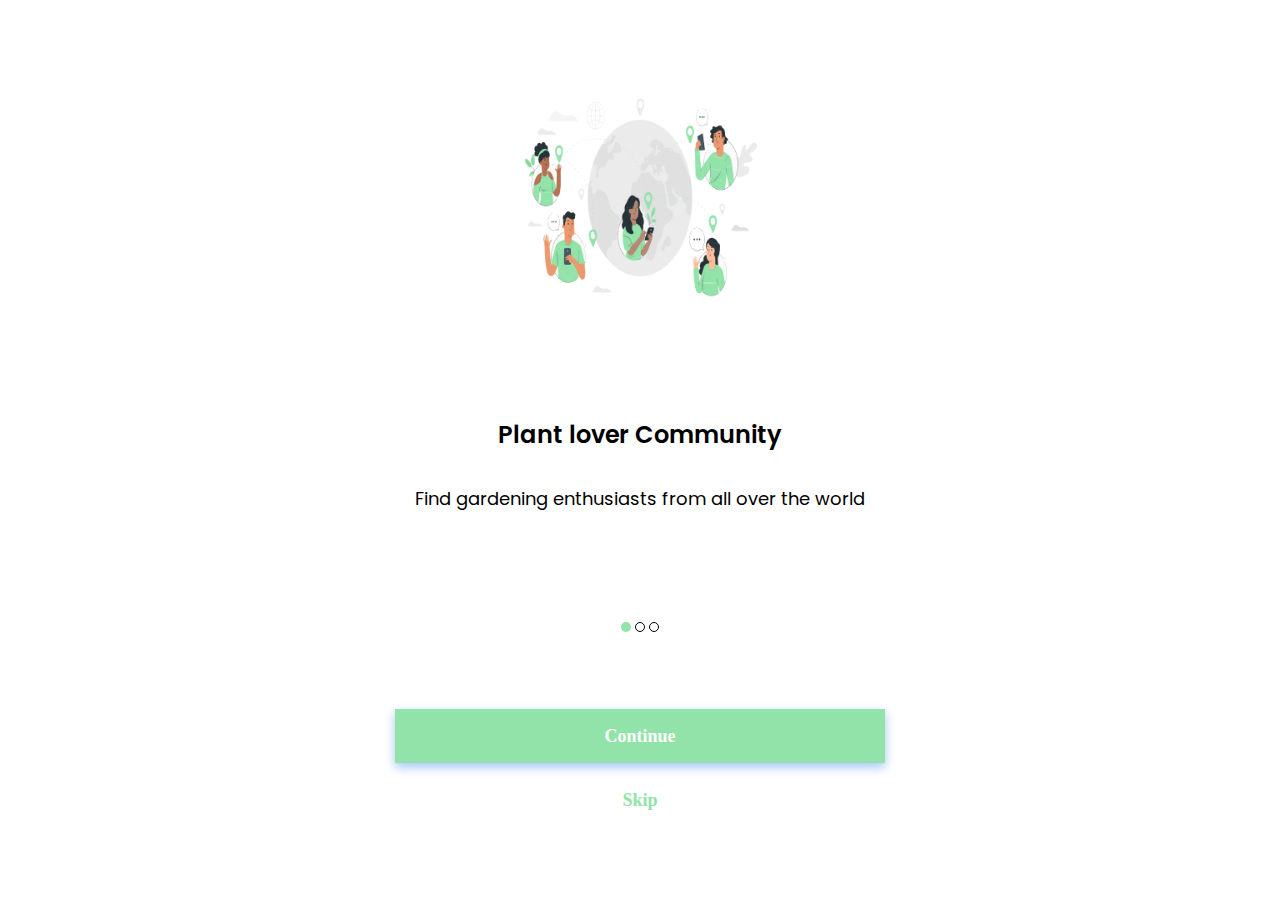
<file: index.html>
<!DOCTYPE html>
<html lang="pt-br">
<head>
    <meta charset="UTF-8">
    <meta name="viewport" content="width=device-width, initial-scale=1.0">
    <link rel="stylesheet" href="style.css">
    <title>Plant Comunity</title>
</head>
<body>
    <main>
        <div class="image-container">
            <img src="./images/img-index.png" alt="">
        </div>
        
        <section class="info">
            <p class="title">Plant lover Community</p>
            <p class="resume">Find gardening enthusiasts from all over the world</p>
        </section>
        
        <section class="progress-nav">
            <div class="checked"></div>
            <div></div>
            <div></div>
        </section>

        <section class="controls">
            <a rel="stylesheet" href="./middle.html" class="link-next-page">Continue</a>
            <a rel="stylesheet" href="./last.html" class="link-last-page">Skip</a>
        </section>
    </main>
</body>
</html>
</file>
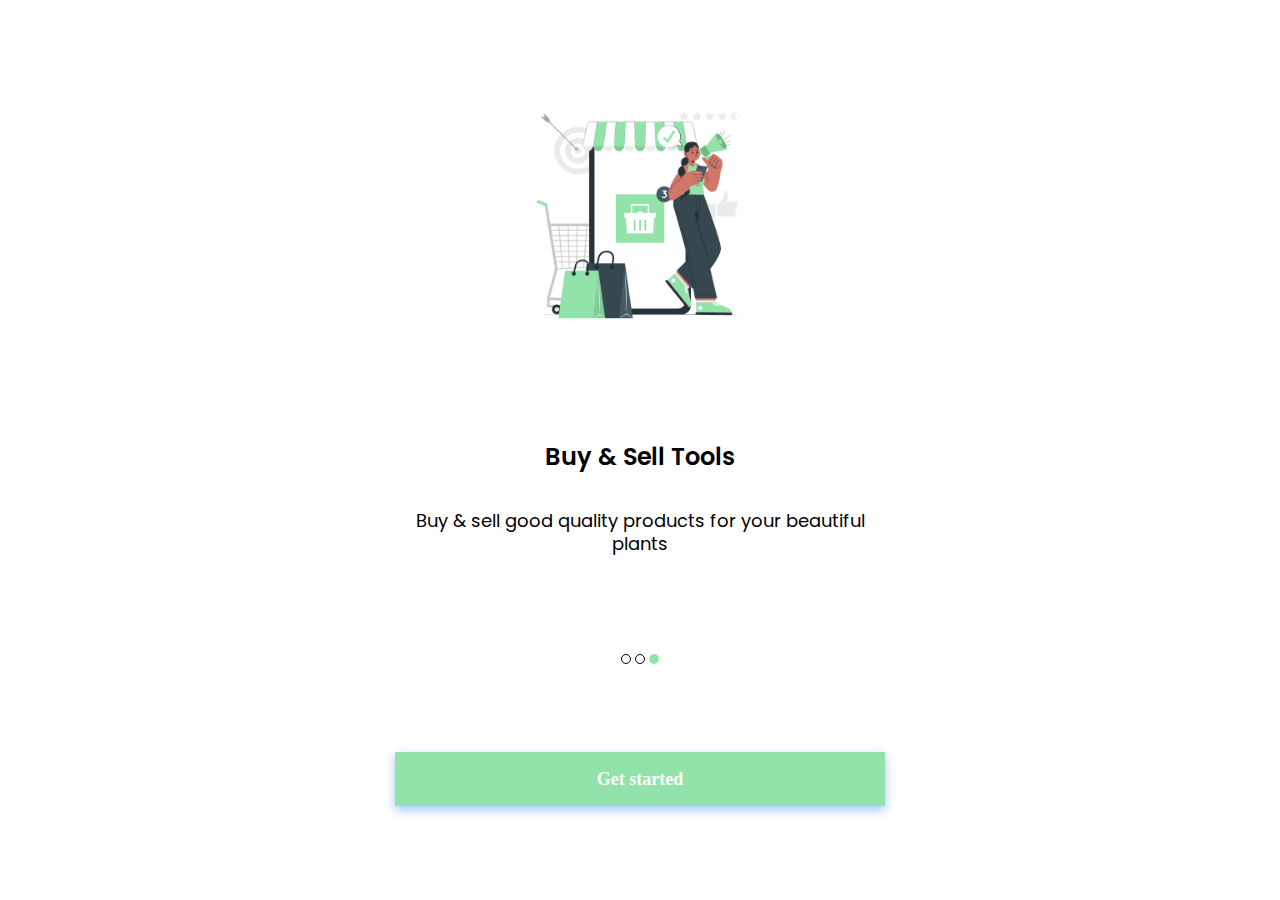
<file: last.html>
<!DOCTYPE html>
<html lang="en">
<head>
    <meta charset="UTF-8">
    <meta name="viewport" content="width=device-width, initial-scale=1.0">
    <link rel="stylesheet" href="style.css">
    <title>Plant Comunity</title>
</head>
<body>
    <main>
        <div class="image-container">
            <img src="./images/img-last.png" alt="">
        </div>
        
        <section class="info">
            <p class="title">Buy & Sell Tools</p>
            <p class="resume">Buy & sell good quality products for your beautiful plants</p>
        </section>

        <section class="progress-nav">
            <div></div>
            <div></div>
            <div class="checked"></div>
        </section>

        <div class="controls">
            <a rel="stylesheet" href="" class="link-next-page">Get started</a>
    </main> 
</body>
</html>
</file>
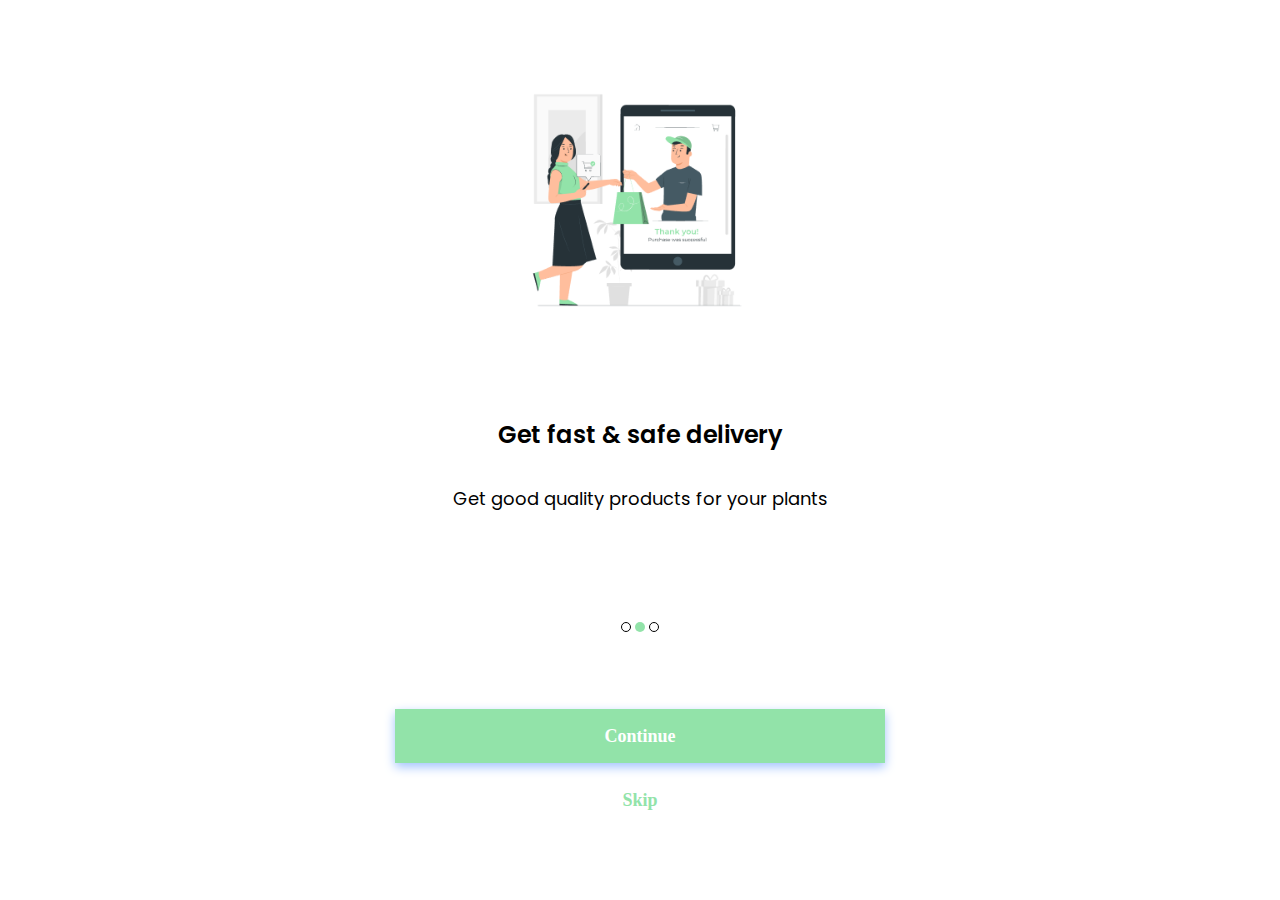
<file: middle.html>
<!DOCTYPE html>
<html lang="pt-br">
<head>
    <meta charset="UTF-8">
    <meta name="viewport" content="width=device-width, initial-scale=1.0">
    <link rel="stylesheet" href="style.css">
    <title>Plant Comunity</title>
</head>
<body>
    <main>
        <div class="image-container">
            <img src="./images/img-middle.png" alt="">
        </div>
        
        <section class="info">
            <p class="title">Get fast & safe delivery</p>
            <p class="resume">Get good quality products for your plants </p>
        </section>

        <section class="progress-nav">
            <div></div>
            <div class="checked" ></div>
            <div></div>
        </section>

        <div class="controls">
            <a rel="stylesheet" href="./last.html" class="link-next-page">Continue</a>
            <a rel="stylesheet" href="./last.html" class="link-last-page">Skip</a>
        </div>
    </main> 
</body>
</html>
</file>
<file: style.css>
@import url('https://fonts.googleapis.com/css2?family=Poppins&display=swap');

body{
    margin: 0;
    height: 100vh;
    width: 100vw;
    box-sizing: border-box;
}

main{

    margin: 0 auto;
    height: 100%;
    display: flex;
    flex-direction: column;
    align-items: center;
    justify-content: space-evenly;
    
}

.image-container{
    height: 250px;
}

.image-container, .info , .controls {
    width: 90%;
    text-align: center;
}


img{
    max-width: 100%;
    max-height: 100%;
}



p{
    font-family: 'Poppins';
    font-style: normal;
    line-height: 128.91%;
    text-align: center;
    display: inline-block;

}

.title{

    width: 85%;
    height: 25px;
    font-weight: 600;
    font-size: 24px;
   
}

.resume{

    width: 85%;
    height: 40px;
    font-weight: 400;
    font-size: 18px;
   
}

.progress-nav {
    text-align: center;
  
}

.progress-nav div{

    display: inline-block;
    width: 8px;
    height: 8px;
    border-radius: 100%;
    border: 1px solid;
}

.progress-nav .checked{
    background-color: #92E3A9;
    border: none;
    width: 10px;
    height: 10px;
}


a{
    cursor: pointer;
    
    font-weight: 500;
    font-size: 18px;

    display: inline-block;
    text-decoration: none;
    width: 85%;
    height: 54px;
    line-height: 54px;
    font-weight: bold;


}

.link-next-page {

    background-color:  #92E3A9;
    box-shadow: 0px 4px 10px #A1C3FC;
    color: #FFFFFF;
    margin-bottom: 10px;
}

.link-last-page{

    color: #92E3A9;
    max-width: 25%
}




@media (min-width:500px) {

    main{
        width: 50%;
    }
    
}

@media (max-height:599px) and (min-width:600px){
    
    main{
        flex-direction: row;
        align-items: center;
        min-width: 90%;
        max-height: 75%;
    }

    .progress-nav{
        position: absolute;
        top: 2px;

    }

    .controls{
        position: absolute;
        bottom: 10px;
        max-width: 25%;
        display: flex;
    }

    a{
        margin: 0 10px;
    }
}

@media (max-height:280px) and (min-width:600px){

    .image-container{
        max-height: 200px;
    }
    
    a{
        margin: 0 10px;
    }
}
</file>
